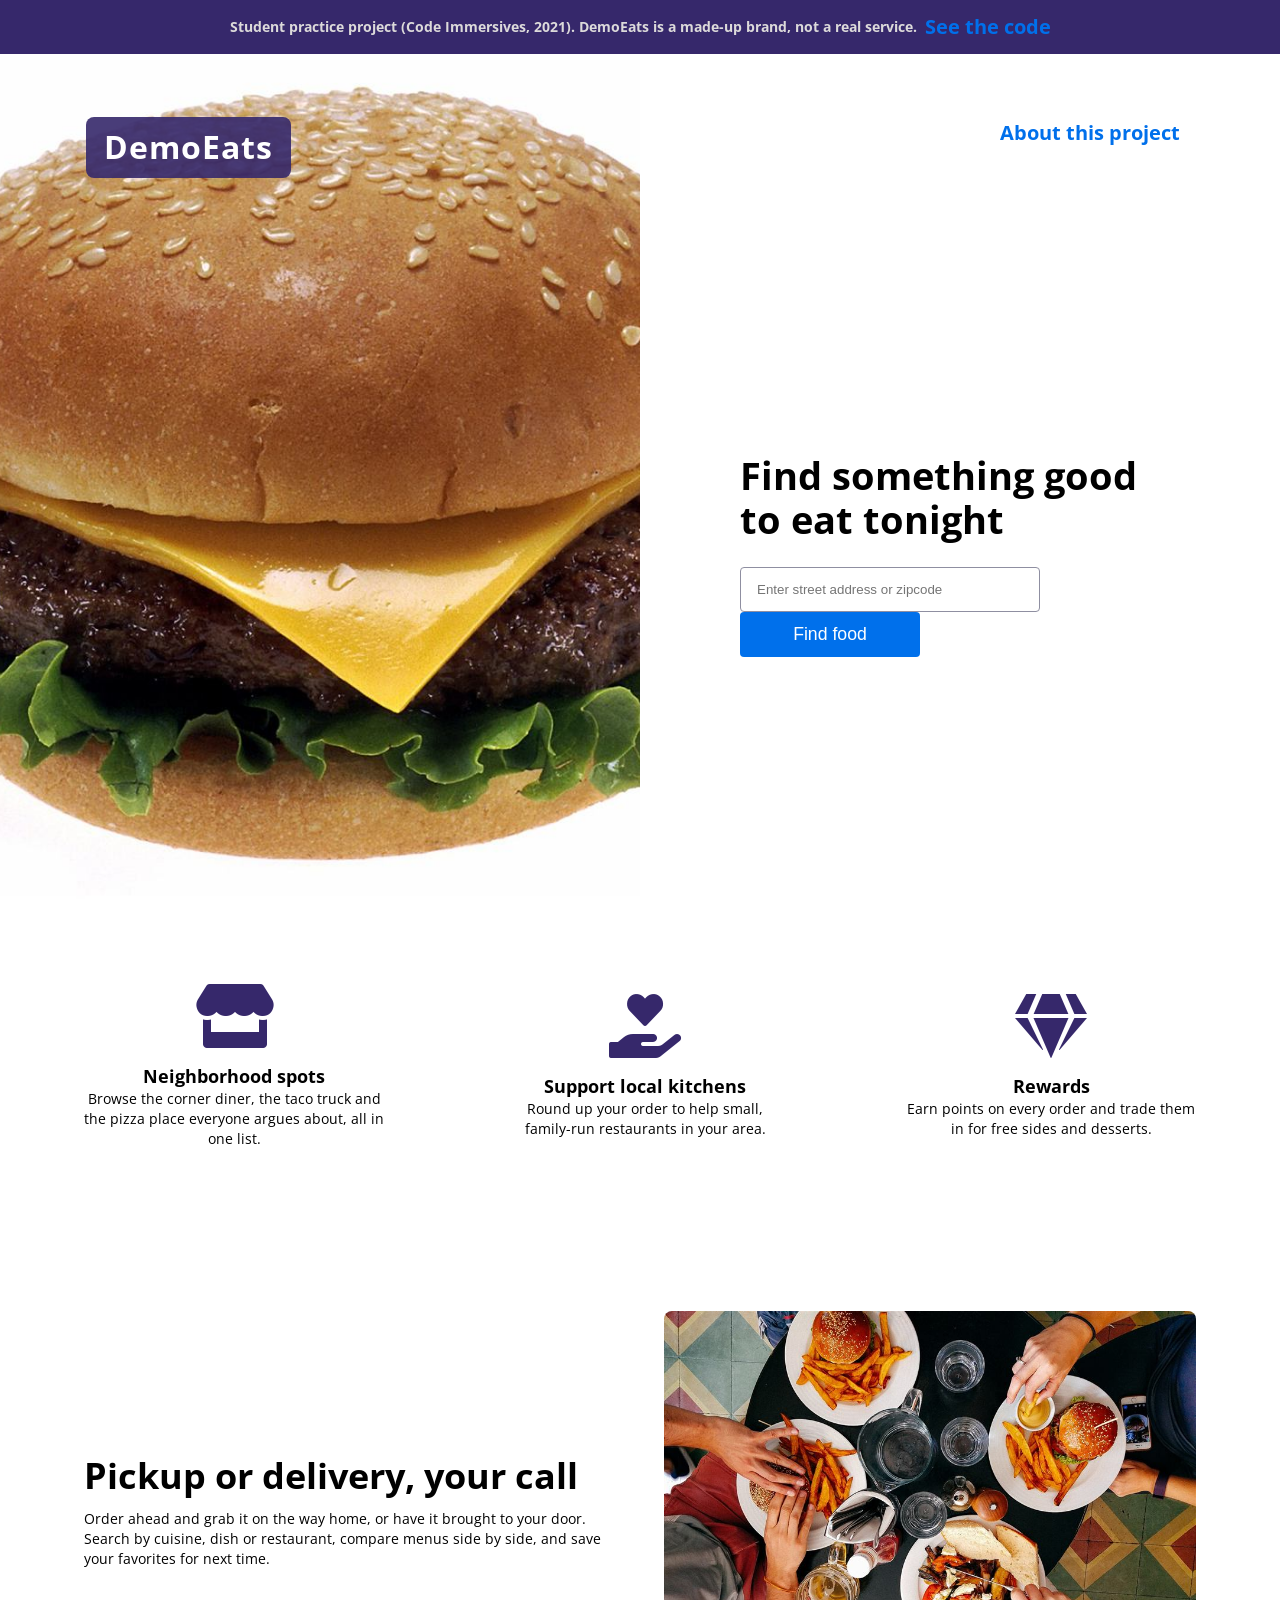
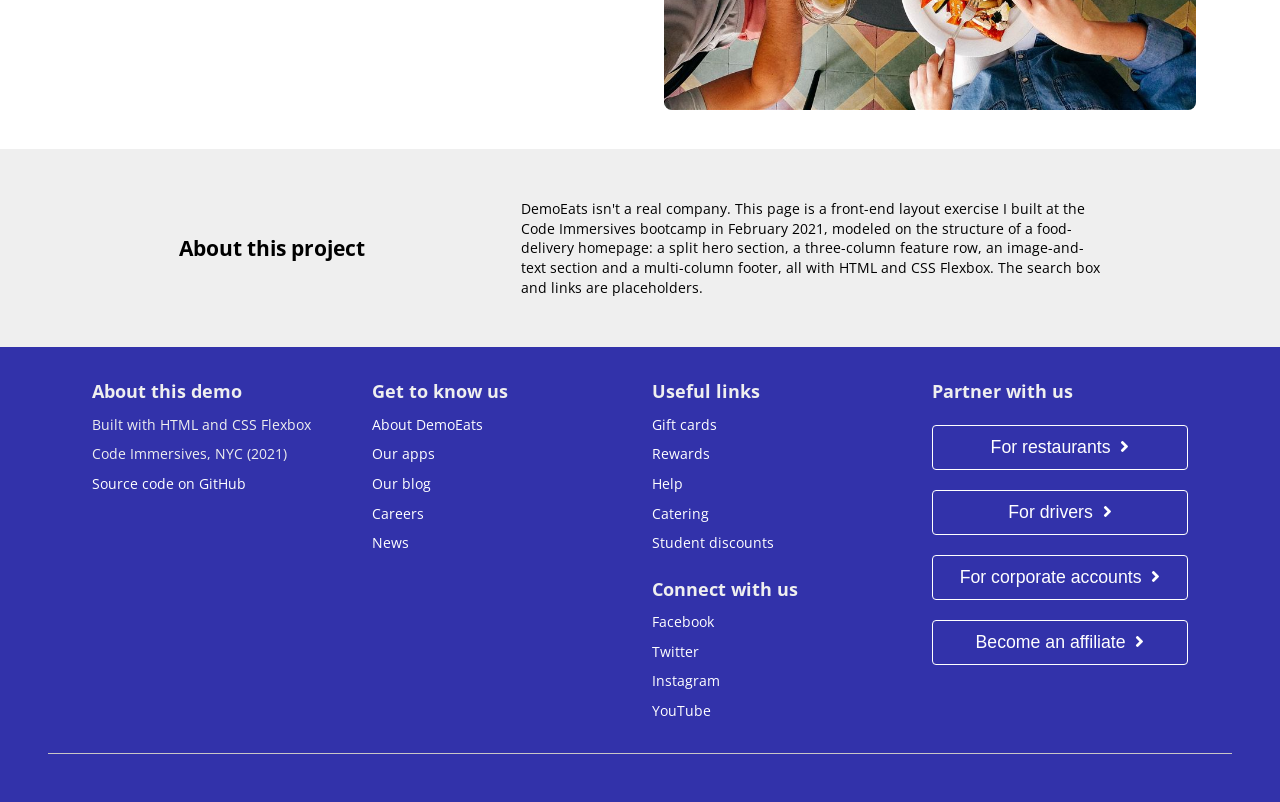
<file: index.html>
<!DOCTYPE html>
<html lang="en">
  <head>
    <meta charset="UTF-8" />
    <meta name="viewport" content="width=device-width, initial-scale=1.0" />
    <title>DemoEats: a student layout project</title>
    <link rel="stylesheet" href="style.css" />
    <link rel="preconnect" href="https://fonts.googleapis.com" />
    <link rel="preconnect" href="https://fonts.gstatic.com" crossorigin />
    <link
      href="https://fonts.googleapis.com/css2?family=Open+Sans:wght@400;600;700&display=swap"
      rel="stylesheet"
    />
    <link
      rel="stylesheet"
      href="https://cdnjs.cloudflare.com/ajax/libs/font-awesome/5.15.4/css/all.min.css"
    />
  </head>
  <body>
    <div id="header">
      <b>
        Student practice project (Code Immersives, 2021). DemoEats is a made-up brand, not a real service.
        &nbsp;
        <a href="https://github.com/RickRieger/gitHubCopyCat">See the code</a></b
      >
    </div>
    <div id="food">
      <div id="burger">
        <div>
          <img src="assets/hero-burger.jpg" alt="Cheeseburger with lettuce on a sesame bun" id="burger-img" />
          <span id="logo-img">DemoEats</span>
        </div>
      </div>
      <div id="findFood">
        <div id="perksApp">
          <div>
            <a href="#about">About this project</a>
          </div>
        </div>
        <div id="input">
          <div>
            <h1><strong>Find something good to eat tonight</strong></h1>

            <input
              type="text"
              placeholder="Enter street address or zipcode"
              id="subdomain"
              aria-label="Street address or zipcode (demo only)"
            />
            <button type="button">Find food</button>
          </div>
        </div>
      </div>
    </div>
    <div id="qualities">

        <div class="items">
          <div class="img"><i class="fas fa-store feature-icon" aria-hidden="true"></i></div>
          <div class="under">
            <h4>Neighborhood spots</h4>
            <span
              >Browse the corner diner, the taco truck and the pizza place everyone argues about, all in one list.</span
            >
          </div>
        </div>
        <div class="items">
          <div class="img"><i class="fas fa-hand-holding-heart feature-icon" aria-hidden="true"></i></div>
          <div class="under">
            <h4>Support local kitchens</h4>
            <span
              >Round up your order to help small, family-run restaurants in your area.</span
            >
          </div>
        </div>
        <div class="items">
          <div class="img"><i class="fas fa-gem feature-icon" aria-hidden="true"></i></div>
          <div class="under">
            <h4>Rewards</h4>
            <span
              >Earn points on every order and trade them in for free sides and desserts.</span>
          </div>
        </div>
      </div>
    </div>
    <div id="pickupDelivery">
      <div><h3>Pickup or delivery, your call</h3>
        <p>Order ahead and grab it on the way home, or have it brought to your door. Search by cuisine, dish or restaurant, compare menus side by side, and save your favorites for next time.</p>
      </div>
      <div><img src="assets/friends-eating.jpg" alt="Friends sharing burgers and fries at a diner table"></div>
    </div>
    <div id="about">
      <div><h2>About this project</h2></div>
      <div><p>DemoEats isn't a real company. This page is a front-end layout exercise I built at the Code Immersives bootcamp in February 2021, modeled on the structure of a food-delivery homepage: a split hero section, a three-column feature row, an image-and-text section and a multi-column footer, all with HTML and CSS Flexbox. The search box and links are placeholders.</p></div>
    </div>
    <div id="footer">
      <div id="section1-footer">
        <div id="section1div">
          <h4>About this demo</h4>
          <ul>
            <li>Built with HTML and CSS Flexbox</li>
            <li>Code Immersives, NYC (2021)</li>
            <li><a href="https://github.com/RickRieger/gitHubCopyCat">Source code on GitHub</a></li>
          </ul>
        </div>
        <div>
          <h4>Get to know us</h4>
          <ul>
           <li><a href="#">About DemoEats</a></li>
           <li><a href="#">Our apps</a></li>
           <li><a href="#">Our blog</a></li>
           <li><a href="#">Careers</a></li>
           <li><a href="#">News</a></li>
          </ul>
        </div>
        <div><h4>Useful links</h4>
          <ul>
           <li><a href="#">Gift cards</a></li>
           <li><a href="#">Rewards</a></li>
           <li><a href="#">Help</a></li>
           <li><a href="#">Catering</a></li>
           <li><a href="#">Student discounts</a></li>
          </ul>
          <h4>Connect with us</h4>
          <ul>
            <li><a href="#">Facebook</a></li>
            <li><a href="#">Twitter</a></li>
            <li><a href="#">Instagram</a></li>
            <li><a href="#">YouTube</a></li>
          </ul>
        </div>
        <div><h4>Partner with us</h4>

          <button class="buttons" type="button">For restaurants&nbsp;&nbsp;<i class="fas fa-angle-right" aria-hidden="true"></i></button>

          <button class="buttons" type="button">For drivers&nbsp;&nbsp;<i class="fas fa-angle-right" aria-hidden="true"></i></button>

          <button class="buttons" type="button">For corporate accounts&nbsp;&nbsp;<i class="fas fa-angle-right" aria-hidden="true"></i></button>

          <button class="buttons" type="button">Become an affiliate&nbsp;&nbsp;<i class="fas fa-angle-right" aria-hidden="true"></i></button>

        </div>
      </div>
    </div>
  </body>
</html>
</file>
<file: style.css>
* {
  margin: 0px;
  padding: 0px;
  box-sizing: border-box;
}
body {
  display: flex;
  flex-direction: column;
  font-family: 'Open Sans', arial, sans-serif;
  font-size: 14px;
  line-height: 1.4;
  font-weight: 400;
}

#header b {
  display: flex;
  background-color: rgb(54, 40, 107);
  width: 100%;
  height: 6vh;
  color: rgb(220, 218, 218);
  justify-content: center;
  align-items: center;
}
a {
  color: rgb(220, 218, 218);
}
a:hover {
  color: rgb(139, 125, 193);
}

/* 
top section */

#food {
  display: flex;
  width: 100%;
  height: 94vh;
}
#burger {
  width: 50%;
  height: 94vh;
  display: flex;
  position: relative;
}
#burger-img {
  position: absolute;
  top: 0;
  left: 0;
  height: 100%;
  width: 100%;
  object-fit: cover;
}
#logo-img {
  position: absolute;
  top: 63px;
  left: 86px;
  padding: 8px 18px;
  border-radius: 8px;
  background: rgba(54, 40, 107, 0.9);
  color: #fff;
  font-family: 'Open Sans', arial, sans-serif;
  font-weight: 700;
  font-size: 32px;
  letter-spacing: 1px;
}
#findFood {
  box-sizing: border-box;
  position: relative;
  display: flex;
  flex-direction: column;
  width: 50%;
  align-items: baseline;
  padding: 64px 100px;
  flex: 0 0 50%;
  max-width: 50%;
  margin-bottom: 100px;
}
#perksApp {
  width: 100%;
  height: 50%;
  position: relative;
  display: flex;
  flex-direction: row-reverse;
}
#perksApp > div {
  display: flex;
  
}

a {
  color: rgb(0, 112, 235);
  padding: 0px;
  font-size: 20.3px;
  line-height: 1.44359;
  border: 0px;
  text-decoration: none;
  font-family: 'Open Sans', arial, sans-serif;
  font-weight: 700;
}

h1 {
  font-family: 'Open Sans', arial, sans-serif;
  font-weight: 700;
  font-size: 3vw;
  line-height: 1.15;
  display: block;
  margin-block-start: 0.67em;
  margin-block-end: 0.67em;
  margin-inline-start: 0px;
  margin-inline-end: 0px;
}
input {
  display: flex;
  width: 300px;
  height: 45px;
  display: inline-block;
  border: 1px solid #8f8fa1;
  border-radius: 4px;
  margin-right: 10px;
  padding: 10px 16px;
}
#input {
  width: 100%;
  height: 50%;
  position: relative;
  display: flex;
  bottom: 0px;
}

button {
  display: inline-block;
  border: none;
  height: 45px;
  width: 180px;
  margin: 0;
  border-color: #0070eb;
  background: #0070eb;
  color: #ffffff;
  font-family: sans-serif;
  font-size: 17.7px;
  border-radius: 4px;
  cursor: pointer;
  padding: 9px 20px 8px 20px;
  align-items: center;
}

button:hover,
button:focus {
  background: #023f88;
}

button:focus {
  outline: 1px solid #fff;
  outline-offset: -4px;
}

button:active {
  transform: scale(0.99);
}

#qualities {
  display: flex;
  /* flex-wrap: wrap; */
  flex: 0 0 33.33333%;
  justify-content: center;
  align-items:center;
  padding: 24px;
  background-color: #ffffff;
  width: 100%;
  height: 37vh;
}

.feature-icon {
  font-size: 64px;
  color: rgb(54, 40, 107);
  margin-bottom: 16px;
}
.items {
  text-align: center;
  max-width: 300px;
  margin-right: 60px;
  margin-left: 60px;
  margin-top: 60px;
}
#pickupDelivery {
  display: flex;
  justify-content: center;
  max-width: 100%;
  width: 100%;
  height: 53vh;
  margin-top: 100px;
  bottom: 0px;
  position: relative;
}
#pickupDelivery > div {
  display: flex;
  flex-direction: column;
  justify-content: center;
  align-items: center;
  max-width: 580px;
  align-items: baseline;
  padding: 0 24px;
}
#pickupDelivery img {
  max-width: 100%;
  max-height: 100%;
  border-radius: 8px;
}
h3 {
  font-family: 'Open Sans', arial, sans-serif;
  font-weight: 700;
  font-size: 36px;
  line-height: 1.27993;
  margin-bottom: 10px;
  display: block;
}

#about {
  display: flex;
  justify-content: space-evenly;
  align-items: center;
  background-color: #efefef;
  width: 100%;
  min-height: 22vh;
  padding: 24px;
}
#about > div {
  display: flex;
  justify-content: center;
  align-items: center;
  max-width: 580px;
}
#about > div > p {
  display: block;
  margin-block-start: 1em;
  margin-block-end: 1em;
  margin-inline-start: 0px;
  margin-inline-end: 0px;
}
#about > div > h2 {
  display: block;
  margin-block-start: 0.83em;
  margin-block-end: 0.83em;
  margin-inline-start: 0px;
  margin-inline-end: 0px;
}
#footer {
  display: flex;
  background-color: #3232aa;
  position:relative;
  color: #efefef;
  width: 100%;
  padding-bottom: 48px;
}

#section1-footer {
  display: flex;
  flex-wrap: wrap;
  justify-content: center;
  position:relative;
  padding: 32px;
  width: 100%;
  height: min-content;
  margin: 0px 48px;
  border-bottom:1px solid rgb(201, 198, 198);

}
#section1-footer > div {
  flex: 0 0 25%;
  max-width: 25%;
  padding: 0px 12px;
}
#section1div>a{
  display: inline-block;
}
ul {
  list-style: none;

}
li{
  margin-top:10px;
}
li>a{
  font-family: 'Open Sans', arial, sans-serif;
  font-size: 14px;
  line-height: 1.4;
  font-weight: 400;
  color:#fff;
}
#section1-footer>input{
  width: 100%;
  padding: 8px 12px;
  transition: border-color .1s ease;
  display: block;
  border: 2px solid rgba(0,0,0,.2);
  border-radius: 4px;
  color: rgba(0,0,0,.87);
  background: #fff;
  box-shadow: none;
  font-size: 14px;
  line-height: 1.4;
}
#section1-footer>button{
    color: rgb(255, 255, 255);
    background: rgb(0, 112, 235);
    border-color: rgb(0, 112, 235);
    font-family: 'Open Sans', arial, sans-serif;
    font-weight: 400;
    font-size: 15.4px;
    line-height: 1.54;
    border-radius: 4px;
    padding: 12px 16px;
    text-align: center;
    vertical-align: middle;
    white-space: nowrap;
    border: 2px solid transparent;
    cursor: pointer;
    width:100%;
    display: block;

}

.buttons{
  color: #fff;
  background: 0 0;
  border:1px solid #fff;
  margin-top:20px;
  width:100%;
  text-align: center;
  text-decoration: none;
}
h4{
  font-size: 1.3em;
}
#footer ul + h4 {
  margin-top: 24px;
}

/* Phones and small tablets: stack the side-by-side sections vertically.
   (Added in 2026; the original layout only worked at desktop widths.) */
@media (max-width: 760px) {
  #header b {
    height: auto;
    padding: 8px 16px;
    font-size: 12px;
    text-align: center;
    flex-wrap: wrap;
  }
  #header a {
    font-size: 12px;
  }
  #food,
  #qualities,
  #pickupDelivery,
  #about {
    flex-direction: column;
    height: auto;
  }
  #burger {
    width: 100%;
    height: 40vh;
  }
  #logo-img {
    top: 16px;
    left: 16px;
    font-size: 24px;
  }
  #findFood {
    width: 100%;
    max-width: 100%;
    padding: 24px;
    margin-bottom: 24px;
  }
  #perksApp {
    flex-direction: row;
    margin-bottom: 16px;
  }
  h1 {
    font-size: 28px;
  }
  input {
    width: 100%;
    margin: 0 0 10px 0;
  }
  button {
    width: 100%;
  }
  .items {
    margin: 24px 0 0 0;
  }
  #pickupDelivery {
    margin-top: 40px;
    gap: 24px;
  }
  #pickupDelivery > div {
    max-width: 100%;
  }
  h3 {
    font-size: 26px;
  }
  #section1-footer {
    margin: 0;
    padding: 24px 16px;
  }
  #section1-footer > div {
    flex: 0 0 100%;
    max-width: 100%;
    margin-bottom: 24px;
  }
}
</file>
